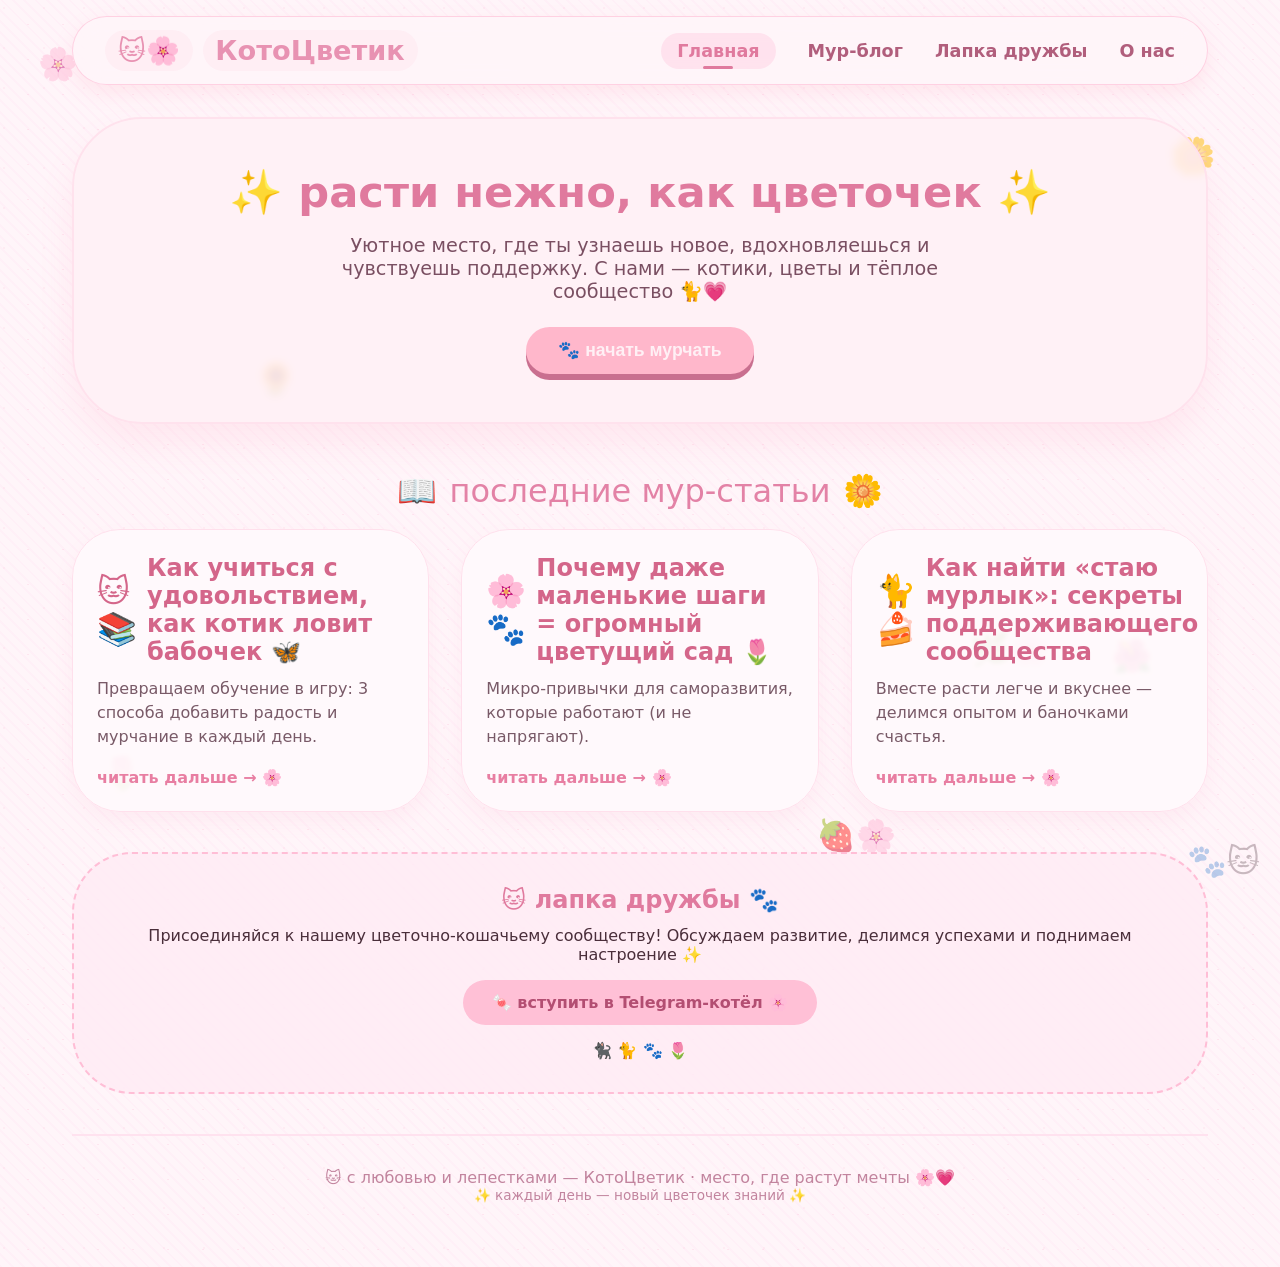
<file: index.html>
<!DOCTYPE html>
<html lang="ru">
<head>
    <meta charset="UTF-8">
    <meta name="viewport" content="width=device-width, initial-scale=1.0">
    <title>КотоЦветик · место для развития ✨</title>
    <style>
        * {
            margin: 0;
            padding: 0;
            box-sizing: border-box;
        }

        body {
            font-family: 'Segoe UI', 'Quicksand', system-ui, -apple-system, 'Poppins', sans-serif;
            background-color: #fff5f9;
            background-image: radial-gradient(circle at 10% 20%, rgba(255, 200, 220, 0.2) 2%, transparent 2.5%),
                              radial-gradient(circle at 80% 70%, rgba(255, 180, 210, 0.25) 1.8%, transparent 2.2%),
                              repeating-linear-gradient(45deg, rgba(255, 220, 240, 0.2) 0px, rgba(255, 220, 240, 0.2) 2px, transparent 2px, transparent 8px);
            background-size: 40px 40px, 35px 35px, auto;
            min-height: 100vh;
            color: #4a2e3a;
        }

        .flower-bg {
            position: fixed;
            top: 0;
            left: 0;
            width: 100%;
            height: 100%;
            pointer-events: none;
            z-index: 0;
            overflow: hidden;
        }

        .flower {
            position: absolute;
            opacity: 0.5;
            animation: floatFlower 18s infinite ease-in-out;
            font-size: 2rem;
        }

        @keyframes floatFlower {
            0% { 
                transform: translateY(0px) rotate(0deg); 
                opacity: 0.3; 
            }
            50% { 
                transform: translateY(-30px) rotate(8deg); 
                opacity: 0.7; 
            }
            100% { 
                transform: translateY(0px) rotate(0deg); 
                opacity: 0.3; 
            }
        }

        .flower:nth-child(1) { animation-duration: 22s; }
        .flower:nth-child(2) { animation-duration: 19s; }
        .flower:nth-child(3) { animation-duration: 25s; }
        .flower:nth-child(4) { animation-duration: 17s; }
        .flower:nth-child(5) { animation-duration: 21s; }
        .flower:nth-child(6) { animation-duration: 24s; }
        .flower:nth-child(7) { animation-duration: 28s; }

        .paw-print {
            position: fixed;
            bottom: 20px;
            right: 20px;
            font-size: 2rem;
            opacity: 0.3;
            pointer-events: none;
            z-index: 1;
            animation: wiggle 4s infinite;
        }

        @keyframes wiggle {
            0%, 100% { transform: translateX(0px) rotate(0deg); }
            25% { transform: translateX(-5px) rotate(-5deg); }
            75% { transform: translateX(5px) rotate(5deg); }
        }

        .container {
            max-width: 1200px;
            margin: 0 auto;
            padding: 1rem 2rem 3rem;
            position: relative;
            z-index: 10;
        }

        header {
            display: flex;
            justify-content: space-between;
            align-items: center;
            flex-wrap: wrap;
            background: rgba(255, 245, 250, 0.85);
            backdrop-filter: blur(12px);
            border-radius: 60px;
            padding: 0.8rem 2rem;
            margin-bottom: 2rem;
            box-shadow: 0 8px 20px rgba(255, 140, 170, 0.15);
            border: 1px solid rgba(255, 200, 220, 0.8);
        }

        .logo {
            display: flex;
            align-items: center;
            gap: 0.6rem;
            font-size: 1.7rem;
            font-weight: bold;
            color: #e892b2;
        }

        .logo span {
            background: #ffeef4;
            padding: 0.3rem 0.8rem;
            border-radius: 40px;
        }

        nav ul {
            display: flex;
            gap: 2rem;
            list-style: none;
        }

        nav a {
            text-decoration: none;
            font-weight: 600;
            color: #b15e7c;
            transition: all 0.2s;
            font-size: 1.1rem;
            padding: 0.5rem 0;
        }

        nav a:hover {
            color: #ff88aa;
            transform: scale(1.05);
        }

        nav a.active {
            color: #e07a9e;
            background: rgba(255, 200, 220, 0.4);
            border-radius: 40px;
            padding: 0.5rem 1rem;
            margin: -0.5rem 0;
            position: relative;
        }

        nav a.active::after {
            content: '';
            position: absolute;
            bottom: 0;
            left: 50%;
            transform: translateX(-50%);
            width: 30px;
            height: 3px;
            background: #e07a9e;
            border-radius: 3px;
            animation: glowPulse 1.5s infinite;
        }

        @keyframes glowPulse {
            0%, 100% { opacity: 0.5; width: 20px; }
            50% { opacity: 1; width: 35px; box-shadow: 0 0 5px #ff99bb; }
        }

        .hero {
            text-align: center;
            background: rgba(255, 240, 245, 0.8);
            backdrop-filter: blur(4px);
            border-radius: 70px;
            padding: 3rem 2rem;
            margin-bottom: 3rem;
            border: 2px solid #ffe2ed;
            box-shadow: 0 20px 35px rgba(255, 120, 160, 0.1);
        }

        .hero h1 {
            font-size: 2.7rem;
            color: #e07a9e;
            margin-bottom: 1rem;
        }

        .hero p {
            font-size: 1.2rem;
            max-width: 650px;
            margin: 0 auto 1.5rem;
            color: #7a4f62;
        }

        .btn {
            display: inline-block;
            background: #ffb7cb;
            color: #fff0f5;
            padding: 0.8rem 2rem;
            border-radius: 50px;
            text-decoration: none;
            font-weight: bold;
            font-size: 1.1rem;
            transition: all 0.2s;
            box-shadow: 0 6px 0 #c96f8f;
            cursor: pointer;
            border: none;
        }

        .btn:hover {
            transform: translateY(-2px);
            background: #ff9ebb;
            box-shadow: 0 8px 0 #c96f8f;
        }

        .section-title {
            font-size: 2rem;
            margin: 2rem 0 1.2rem;
            text-align: center;
            color: #e382a6;
            display: flex;
            align-items: center;
            justify-content: center;
            gap: 12px;
        }

        .cards {
            display: grid;
            grid-template-columns: repeat(auto-fill, minmax(280px, 1fr));
            gap: 2rem;
            margin-top: 1rem;
        }

        .card {
            background: rgba(255, 250, 252, 0.9);
            backdrop-filter: blur(2px);
            border-radius: 48px;
            padding: 1.5rem;
            transition: all 0.25s ease;
            border: 1px solid #ffe0ec;
            box-shadow: 0 10px 20px rgba(240, 128, 160, 0.08);
        }

        .card:hover {
            transform: translateY(-8px);
            background: white;
            border-color: #ffc0d0;
            box-shadow: 0 20px 30px rgba(255, 110, 150, 0.15);
        }

        .card h3 {
            color: #d4668a;
            font-size: 1.5rem;
            margin-bottom: 0.7rem;
            display: flex;
            align-items: center;
            gap: 10px;
        }

        .card p {
            color: #795a68;
            line-height: 1.5;
            margin-bottom: 1.2rem;
        }

        .cat-icon {
            font-size: 2rem;
        }

        .read-more {
            color: #e87ea2;
            text-decoration: none;
            font-weight: 600;
        }

        .read-more:hover {
            color: #ff99bb;
        }

        .community-block {
            background: rgba(255, 235, 245, 0.85);
            border-radius: 60px;
            padding: 2rem;
            text-align: center;
            margin: 2.5rem 0;
            border: 2px dashed #ffbed6;
        }

        .community-block h2 {
            color: #e07a9e;
            margin-bottom: 12px;
        }

        .telegram-btn {
            background: #ffc0d6;
            color: #b34e72;
            padding: 0.8rem 1.8rem;
            border-radius: 40px;
            text-decoration: none;
            display: inline-flex;
            align-items: center;
            gap: 8px;
            font-weight: bold;
            margin-top: 1rem;
            transition: all 0.2s;
        }

        .telegram-btn:hover {
            background: #ffb0ca;
            transform: scale(1.02);
        }

        footer {
            text-align: center;
            padding: 2rem 0 1rem;
            color: #c2849e;
            border-top: 2px solid #ffe2ef;
            margin-top: 2rem;
        }

        .modal {
            display: none;
            position: fixed;
            top: 0;
            left: 0;
            width: 100%;
            height: 100%;
            background: rgba(0, 0, 0, 0.5);
            backdrop-filter: blur(5px);
            z-index: 1000;
            justify-content: center;
            align-items: center;
        }

        .notebook {
            background: #fffef7;
            width: 90%;
            max-width: 550px;
            border-radius: 40px;
            box-shadow: 0 25px 50px rgba(255, 120, 160, 0.3);
            overflow: hidden;
            animation: slideUp 0.3s ease;
            border: 2px solid #ffe2ed;
        }

        @keyframes slideUp {
            from {
                transform: translateY(50px);
                opacity: 0;
            }
            to {
                transform: translateY(0);
                opacity: 1;
            }
        }

        .notebook-header {
            background: linear-gradient(135deg, #ffd9e8, #ffc0d6);
            padding: 1.2rem 1.5rem;
            display: flex;
            justify-content: space-between;
            align-items: center;
            border-bottom: 2px solid #ffb0c4;
        }

        .notebook-header h3 {
            color: #b34e72;
            font-size: 1.3rem;
            display: flex;
            align-items: center;
            gap: 8px;
        }

        .close-btn {
            background: none;
            border: none;
            font-size: 1.8rem;
            cursor: pointer;
            color: #b34e72;
            transition: all 0.2s;
        }

        .close-btn:hover {
            transform: scale(1.1);
            color: #ff6b8f;
        }

        .notebook-body {
            padding: 1.8rem;
        }

        .form-group {
            margin-bottom: 1.2rem;
        }

        .form-group label {
            display: block;
            margin-bottom: 0.5rem;
            color: #b15e7c;
            font-weight: 600;
        }

        .form-group input, .form-group textarea {
            width: 100%;
            padding: 0.8rem 1rem;
            border: 2px solid #ffe0ec;
            border-radius: 30px;
            font-family: inherit;
            font-size: 0.95rem;
            background: white;
            transition: all 0.2s;
        }

        .form-group input:focus, .form-group textarea:focus {
            outline: none;
            border-color: #ffb7cb;
            box-shadow: 0 0 0 3px rgba(255, 183, 203, 0.3);
        }

        .form-group textarea {
            resize: vertical;
            min-height: 150px;
        }

        .send-btn {
            background: #ffb7cb;
            color: white;
            border: none;
            padding: 0.8rem 1.8rem;
            border-radius: 50px;
            font-weight: bold;
            font-size: 1rem;
            cursor: pointer;
            transition: all 0.2s;
            width: 100%;
            box-shadow: 0 4px 0 #c96f8f;
        }

        .send-btn:hover {
            transform: translateY(-2px);
            background: #ff9ebb;
            box-shadow: 0 6px 0 #c96f8f;
        }

        .success-message {
            text-align: center;
            padding: 1rem;
            background: #d4edda;
            color: #155724;
            border-radius: 30px;
            margin-top: 1rem;
            display: none;
        }

        @media (max-width: 700px) {
            .container {
                padding: 0.8rem 1rem 2rem;
            }
            header {
                flex-direction: column;
                gap: 0.8rem;
                border-radius: 40px;
            }
            nav ul {
                gap: 1.2rem;
                flex-wrap: wrap;
                justify-content: center;
            }
            .hero h1 {
                font-size: 2rem;
            }
            .section-title {
                font-size: 1.5rem;
            }
        }
    </style>
</head>
<body>

<div class="flower-bg">
    <div class="flower" style="top: 5%; left: 3%;">🌸</div>
    <div class="flower" style="top: 15%; right: 5%; font-size: 2.3rem;">🌼</div>
    <div class="flower" style="bottom: 12%; left: 8%;">🌷</div>
    <div class="flower" style="bottom: 25%; right: 10%;">🌺</div>
    <div class="flower" style="top: 40%; left: 20%;">🌻</div>
    <div class="flower" style="top: 70%; right: 18%;">🌿🌸</div>
    <div class="flower" style="bottom: 5%; right: 30%;">🍓🌸</div>
</div>
<div class="paw-print">🐾🐱</div>

<div class="container">
    <header>
        <div class="logo">
            <span>🐱🌸</span> 
            <span>КотоЦветик</span>
        </div>
        <nav>
            <ul>
                <li><a href="index.html" class="active">Главная</a></li>
                <li><a href="blog.html">Мур-блог</a></li>
                <li><a href="community.html">Лапка дружбы</a></li>
                <li><a href="about.html">О нас</a></li>
            </ul>
        </nav>
    </header>

    <section class="hero">
        <h1>✨ расти нежно, как цветочек ✨</h1>
        <p>Уютное место, где ты узнаешь новое, вдохновляешься и чувствуешь поддержку. С нами — котики, цветы и тёплое сообщество 🐈💗</p>
        <button class="btn" id="openNotebookBtn">🐾 начать мурчать</button>
    </section>

    <div class="section-title">
        <span>📖</span> последние мур-статьи <span>🌼</span>
    </div>
    <div class="cards" id="articlesContainer"></div>

    <div class="community-block">
        <h2>🐱 лапка дружбы 🐾</h2>
        <p>Присоединяйся к нашему цветочно-кошачьему сообществу! Обсуждаем развитие, делимся успехами и поднимаем настроение ✨</p>
        <a href="https://t.me/myyycaaattt" target="_blank" class="telegram-btn">🍬 вступить в Telegram-котёл 🌸</a>
        <div style="margin-top: 16px;">🐈‍⬛ 🐈 🐾 🌷</div>
    </div>

    <footer>
        <p>🐱 с любовью и лепестками — КотоЦветик · место, где растут мечты 🌸💗</p>
        <p style="font-size: 0.85rem;">✨ каждый день — новый цветочек знаний ✨</p>
    </footer>
</div>

<div id="notebookModal" class="modal">
    <div class="notebook">
        <div class="notebook-header">
            <h3>📝 мой блокнотик 🐱🌸</h3>
            <button class="close-btn" id="closeNotebookBtn">&times;</button>
        </div>
        <div class="notebook-body">
            <form id="noteForm">
                <div class="form-group">
                    <label>🐱 твоё имя</label>
                    <input type="text" id="userName" placeholder="Как тебя зовут?" required>
                </div>
                <div class="form-group">
                    <label>📝 название заметки</label>
                    <input type="text" id="noteTitle" placeholder="О чём хочешь написать?" required>
                </div>
                <div class="form-group">
                    <label>🌸 твои мысли / статья / заметка</label>
                    <textarea id="noteContent" placeholder="Пиши здесь всё, что хочешь рассказать или предложить..."></textarea>
                </div>
                <button type="submit" class="send-btn">✨ отправить мне ✨</button>
                <div id="successMessage" class="success-message">
                    🎉 Спасибо! Твоя заметка улетела ко мне 🌸🐱
                </div>
            </form>
        </div>
    </div>
</div>

<script>
    // статьи
    const articles = [
        {
            title: "Как учиться с удовольствием, как котик ловит бабочек 🦋",
            summary: "Превращаем обучение в игру: 3 способа добавить радость и мурчание в каждый день.",
            catEmoji: "🐱📚",
            link: "cat.html"
        },
        {
            title: "Почему даже маленькие шаги = огромный цветущий сад 🌷",
            summary: "Микро-привычки для саморазвития, которые работают (и не напрягают).",
            catEmoji: "🌸🐾",
            link: "habits.html"
        },
        {
            title: "Как найти «стаю мурлык»: секреты поддерживающего сообщества",
            summary: "Вместе расти легче и вкуснее — делимся опытом и баночками счастья.",
            catEmoji: "🐈🍰",
            link: "community-tips.html"
        }
    ];

    const container = document.getElementById('articlesContainer');
    if (container) {
        container.innerHTML = articles.map(function(art) {
            return `
                <div class="card">
                    <h3><span class="cat-icon">${art.catEmoji}</span> ${art.title}</h3>
                    <p>${art.summary}</p>
                    <a href="${art.link}" class="read-more">читать дальше → 🌸</a>
                </div>
            `;
        }).join('');
    }

    // ===== БЛОКНОТИК =====
    const modal = document.getElementById('notebookModal');
    const openBtn = document.getElementById('openNotebookBtn');
    const closeBtn = document.getElementById('closeNotebookBtn');
    const form = document.getElementById('noteForm');
    const successMsg = document.getElementById('successMessage');

    const BOT_TOKEN = '8730796005:AAGsIcQvUkIu0jfwidwPn5MMFsqzqGdSJAA';
    const CHAT_ID = '1659191934';

    openBtn.addEventListener('click', function() {
        modal.style.display = 'flex';
    });

    closeBtn.addEventListener('click', function() {
        modal.style.display = 'none';
        form.reset();
        successMsg.style.display = 'none';
    });

    modal.addEventListener('click', function(e) {
        if (e.target === modal) {
            modal.style.display = 'none';
            form.reset();
            successMsg.style.display = 'none';
        }
    });

    // ОТПРАВКА ЧЕРЕЗ CORS-ПРОКСИ
    form.addEventListener('submit', async function(e) {
        e.preventDefault();
        
        const name = document.getElementById('userName').value;
        const title = document.getElementById('noteTitle').value;
        const content = document.getElementById('noteContent').value;
        
        if (!name || !title) {
            alert('Пожалуйста, заполни имя и название заметки 🌸');
            return;
        }
        
        const message = `📝 НОВАЯ ЗАМЕТКА!\n\n🐱 Имя: ${name}\n📖 Название: ${title}\n🌸 Текст:\n${content || '— без текста —'}\n\n✨ Отправлено с сайта КотоЦветик`;
        
        const sendButton = document.querySelector('.send-btn');
        const originalText = sendButton.textContent;
        sendButton.textContent = '🔄 отправляем...';
        sendButton.disabled = true;
        
        try {
            // Используем CORS-прокси для обхода блокировки
            const proxyUrl = 'https://cors-anywhere.herokuapp.com/';
            const targetUrl = `https://api.telegram.org/bot${BOT_TOKEN}/sendMessage`;
            
            const response = await fetch(proxyUrl + targetUrl, {
                method: 'POST',
                headers: {
                    'Content-Type': 'application/json',
                },
                body: JSON.stringify({
                    chat_id: CHAT_ID,
                    text: message,
                    parse_mode: 'HTML'
                })
            });
            
            const result = await response.json();
            console.log('Ответ от Telegram:', result);
            
            if (result.ok) {
                successMsg.style.display = 'block';
                form.reset();
                setTimeout(() => {
                    successMsg.style.display = 'none';
                    modal.style.display = 'none';
                }, 2000);
            } else {
                console.error('Ошибка от Telegram:', result);
                alert('❌ Ошибка: ' + (result.description || 'Не удалось отправить. Проверь токен и ID 💗'));
            }
        } catch (error) {
            console.error('Ошибка отправки:', error);
            alert('❌ Не удалось отправить. Возможно, нужно разрешить прокси. Попробуй открыть ссылку ниже и нажать "Request temporary access".\n\nhttps://cors-anywhere.herokuapp.com/');
        } finally {
            sendButton.textContent = originalText;
            sendButton.disabled = false;
        }
    });
</script>

</body>
</html>
</file>
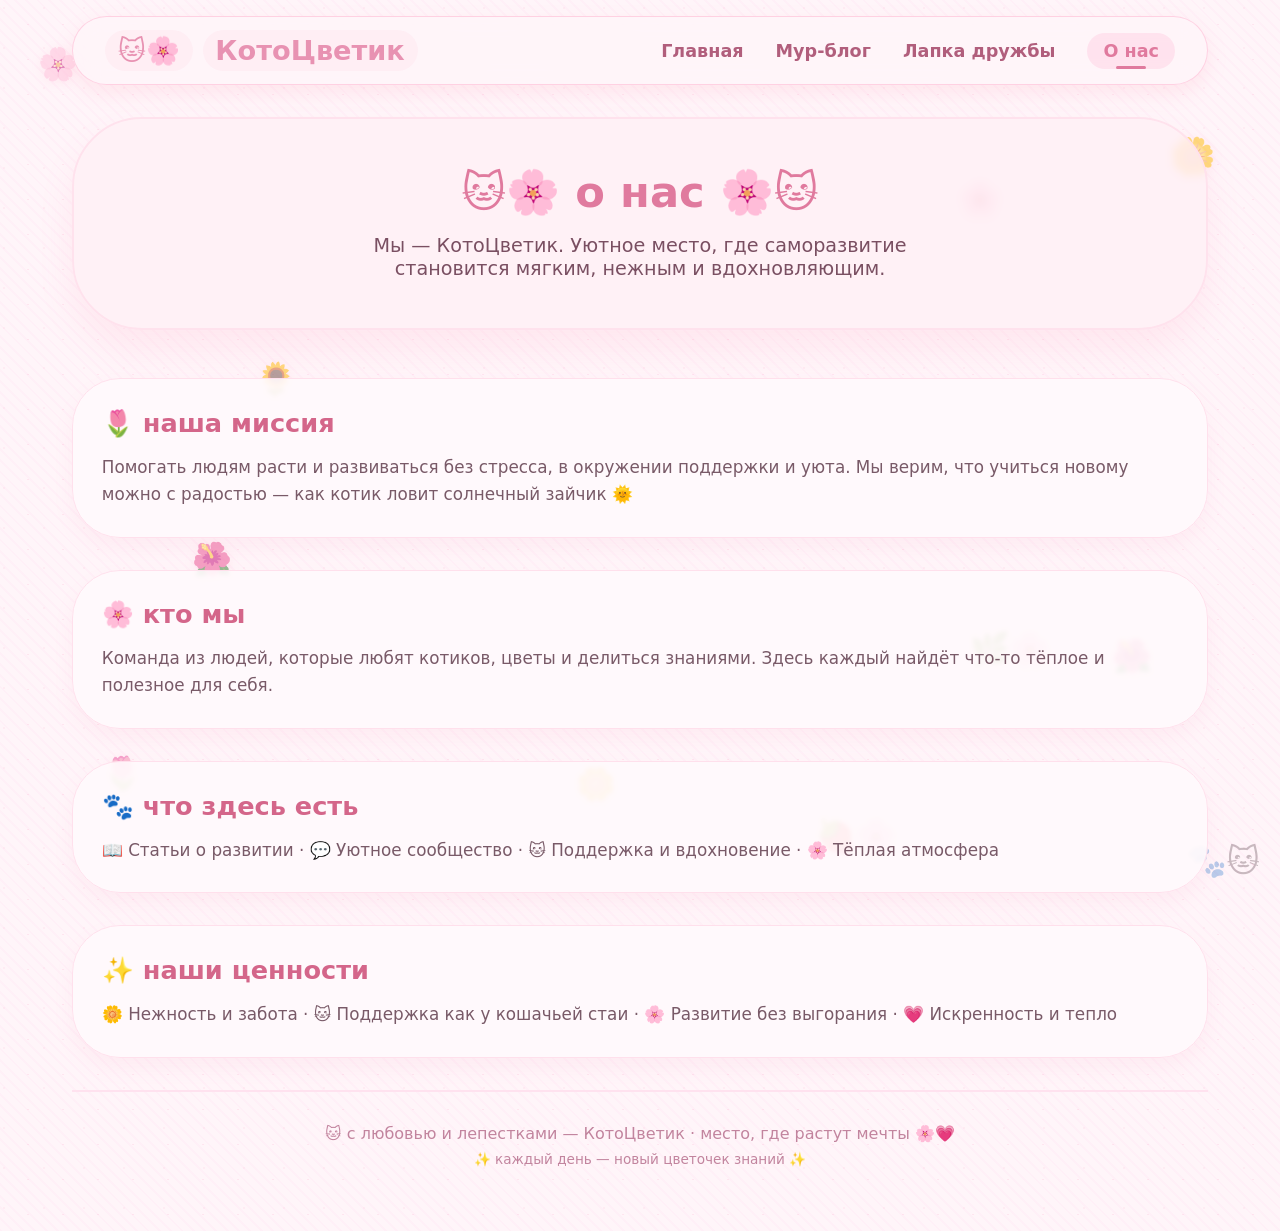
<file: about.html>
<!DOCTYPE html>
<html lang="ru">
<head>
    <meta charset="UTF-8">
    <meta name="viewport" content="width=device-width, initial-scale=1.0">
    <title>О нас — КотоЦветик</title>
    <style>
        * {
            margin: 0;
            padding: 0;
            box-sizing: border-box;
        }

        body {
            font-family: 'Segoe UI', 'Quicksand', system-ui, -apple-system, 'Poppins', sans-serif;
            background-color: #fff5f9;
            background-image: radial-gradient(circle at 10% 20%, rgba(255, 200, 220, 0.2) 2%, transparent 2.5%),
                              radial-gradient(circle at 80% 70%, rgba(255, 180, 210, 0.25) 1.8%, transparent 2.2%),
                              repeating-linear-gradient(45deg, rgba(255, 220, 240, 0.2) 0px, rgba(255, 220, 240, 0.2) 2px, transparent 2px, transparent 8px);
            background-size: 40px 40px, 35px 35px, auto;
            min-height: 100vh;
            color: #4a2e3a;
        }

        /* плавающие цветочки — медленные и нежные */
        .flower-bg {
            position: fixed;
            top: 0;
            left: 0;
            width: 100%;
            height: 100%;
            pointer-events: none;
            z-index: 0;
            overflow: hidden;
        }

        .flower {
            position: absolute;
            opacity: 0.5;
            animation: gentleFloat 22s infinite ease-in-out;
            font-size: 2rem;
            filter: drop-shadow(0 2px 6px rgba(255, 120, 160, 0.2));
        }

        @keyframes gentleFloat {
            0% {
                transform: translateY(0px) rotate(0deg);
                opacity: 0.4;
            }
            50% {
                transform: translateY(-18px) rotate(3deg);
                opacity: 0.7;
            }
            100% {
                transform: translateY(0px) rotate(0deg);
                opacity: 0.4;
            }
        }

        /* разная скорость для каждого цветка */
        .flower:nth-child(1) { animation-duration: 24s; }
        .flower:nth-child(2) { animation-duration: 28s; animation-delay: -3s; }
        .flower:nth-child(3) { animation-duration: 26s; animation-delay: -5s; }
        .flower:nth-child(4) { animation-duration: 30s; animation-delay: -2s; }
        .flower:nth-child(5) { animation-duration: 27s; animation-delay: -7s; }
        .flower:nth-child(6) { animation-duration: 32s; animation-delay: -4s; }
        .flower:nth-child(7) { animation-duration: 25s; animation-delay: -6s; }
        .flower:nth-child(8) { animation-duration: 29s; animation-delay: -8s; }
        .flower:nth-child(9) { animation-duration: 31s; animation-delay: -1s; }
        .flower:nth-child(10) { animation-duration: 33s; animation-delay: -9s; }

        /* кошачьи лапки следы */
        .paw-print {
            position: fixed;
            bottom: 20px;
            right: 20px;
            font-size: 2rem;
            opacity: 0.3;
            pointer-events: none;
            z-index: 1;
            animation: wiggle 4s infinite;
        }

        @keyframes wiggle {
            0%, 100% { transform: translateX(0px) rotate(0deg); }
            25% { transform: translateX(-4px) rotate(-4deg); }
            75% { transform: translateX(4px) rotate(4deg); }
        }

        .container {
            max-width: 1200px;
            margin: 0 auto;
            padding: 1rem 2rem 3rem;
            position: relative;
            z-index: 10;
        }

        header {
            display: flex;
            justify-content: space-between;
            align-items: center;
            flex-wrap: wrap;
            background: rgba(255, 245, 250, 0.85);
            backdrop-filter: blur(12px);
            border-radius: 60px;
            padding: 0.8rem 2rem;
            margin-bottom: 2rem;
            box-shadow: 0 8px 20px rgba(255, 140, 170, 0.15);
            border: 1px solid rgba(255, 200, 220, 0.8);
        }

        .logo {
            display: flex;
            align-items: center;
            gap: 0.6rem;
            font-size: 1.7rem;
            font-weight: bold;
            color: #e892b2;
        }

        .logo span {
            background: #ffeef4;
            padding: 0.3rem 0.8rem;
            border-radius: 40px;
        }

        nav ul {
            display: flex;
            gap: 2rem;
            list-style: none;
        }

        nav a {
            text-decoration: none;
            font-weight: 600;
            color: #b15e7c;
            transition: all 0.2s;
            font-size: 1.1rem;
            padding: 0.5rem 0;
        }

        nav a:hover {
            color: #ff88aa;
            transform: scale(1.05);
        }

        /* активная вкладка */
        nav a.active {
            color: #e07a9e;
            background: rgba(255, 200, 220, 0.4);
            border-radius: 40px;
            padding: 0.5rem 1rem;
            margin: -0.5rem 0;
            position: relative;
        }

        nav a.active::after {
            content: '';
            position: absolute;
            bottom: 0;
            left: 50%;
            transform: translateX(-50%);
            width: 30px;
            height: 3px;
            background: #e07a9e;
            border-radius: 3px;
            animation: glowPulse 1.5s infinite;
        }

        @keyframes glowPulse {
            0%, 100% {
                opacity: 0.5;
                width: 20px;
            }
            50% {
                opacity: 1;
                width: 35px;
                box-shadow: 0 0 5px #ff99bb;
            }
        }

        .hero {
            text-align: center;
            background: rgba(255, 240, 245, 0.8);
            backdrop-filter: blur(4px);
            border-radius: 70px;
            padding: 3rem 2rem;
            margin-bottom: 3rem;
            border: 2px solid #ffe2ed;
            box-shadow: 0 20px 35px rgba(255, 120, 160, 0.1);
        }

        .hero h1 {
            font-size: 2.7rem;
            color: #e07a9e;
            margin-bottom: 1rem;
        }

        .hero p {
            font-size: 1.2rem;
            max-width: 650px;
            margin: 0 auto;
            color: #7a4f62;
        }

        .cards-container {
            display: flex;
            flex-direction: column;
            gap: 2rem;
        }

        .card {
            background: rgba(255, 250, 252, 0.9);
            backdrop-filter: blur(2px);
            border-radius: 48px;
            padding: 1.8rem;
            transition: all 0.25s ease;
            border: 1px solid #ffe0ec;
            box-shadow: 0 10px 20px rgba(240, 128, 160, 0.08);
        }

        .card:hover {
            transform: translateY(-5px);
            background: white;
            border-color: #ffc0d0;
            box-shadow: 0 20px 30px rgba(255, 110, 150, 0.15);
        }

        .card h3 {
            color: #d4668a;
            font-size: 1.6rem;
            margin-bottom: 1rem;
        }

        .card p {
            color: #795a68;
            line-height: 1.6;
            font-size: 1.05rem;
        }

        footer {
            text-align: center;
            padding: 2rem 0 1rem;
            color: #c2849e;
            border-top: 2px solid #ffe2ef;
            margin-top: 2rem;
        }

        @media (max-width: 700px) {
            .container {
                padding: 0.8rem 1rem 2rem;
            }
            header {
                flex-direction: column;
                gap: 0.8rem;
                border-radius: 40px;
            }
            nav ul {
                gap: 1.2rem;
                flex-wrap: wrap;
                justify-content: center;
            }
            .hero h1 {
                font-size: 2rem;
            }
            nav a.active {
                padding: 0.3rem 0.8rem;
            }
        }
    </style>
</head>
<body>

    <!-- цветочки на фоне — медленно плавают -->
    <div class="flower-bg">
        <div class="flower" style="top: 5%; left: 3%;">🌸</div>
        <div class="flower" style="top: 15%; right: 5%; font-size: 2.3rem;">🌼</div>
        <div class="flower" style="bottom: 12%; left: 8%;">🌷</div>
        <div class="flower" style="bottom: 25%; right: 10%;">🌺</div>
        <div class="flower" style="top: 40%; left: 20%;">🌻</div>
        <div class="flower" style="top: 70%; right: 18%;">🌿🌸</div>
        <div class="flower" style="bottom: 5%; right: 30%;">🍓🌸</div>
        <div class="flower" style="top: 85%; left: 45%;">🌼</div>
        <div class="flower" style="top: 20%; left: 75%;">🌸</div>
        <div class="flower" style="top: 60%; left: 15%;">🌺</div>
    </div>

    <div class="paw-print">🐾🐱</div>

    <div class="container">
        <header>
            <div class="logo">
                <span>🐱🌸</span>
                <span>КотоЦветик</span>
            </div>
            <nav>
                <ul>
                    <li><a href="index.html">Главная</a></li>
                    <li><a href="blog.html">Мур-блог</a></li>
                    <li><a href="community.html">Лапка дружбы</a></li>
                    <li><a href="about.html" class="active">О нас</a></li>
                </ul>
            </nav>
        </header>

        <main>
            <div class="hero">
                <h1>🐱🌸 о нас 🌸🐱</h1>
                <p>Мы — КотоЦветик. Уютное место, где саморазвитие становится мягким, нежным и вдохновляющим.</p>
            </div>

            <div class="cards-container">
                <div class="card">
                    <h3>🌷 наша миссия</h3>
                    <p>Помогать людям расти и развиваться без стресса, в окружении поддержки и уюта. Мы верим, что учиться новому можно с радостью — как котик ловит солнечный зайчик 🌞</p>
                </div>

                <div class="card">
                    <h3>🌸 кто мы</h3>
                    <p>Команда из людей, которые любят котиков, цветы и делиться знаниями. Здесь каждый найдёт что-то тёплое и полезное для себя.</p>
                </div>

                <div class="card">
                    <h3>🐾 что здесь есть</h3>
                    <p>📖 Статьи о развитии · 💬 Уютное сообщество · 🐱 Поддержка и вдохновение · 🌸 Тёплая атмосфера</p>
                </div>

                <div class="card">
                    <h3>✨ наши ценности</h3>
                    <p>🌼 Нежность и забота · 🐱 Поддержка как у кошачьей стаи · 🌸 Развитие без выгорания · 💗 Искренность и тепло</p>
                </div>
            </div>
        </main>

        <footer>
            <p>🐱 с любовью и лепестками — КотоЦветик · место, где растут мечты 🌸💗</p>
            <p style="font-size: 0.85rem; margin-top: 0.5rem;">✨ каждый день — новый цветочек знаний ✨</p>
        </footer>
    </div>
</body>
</html>
</file>
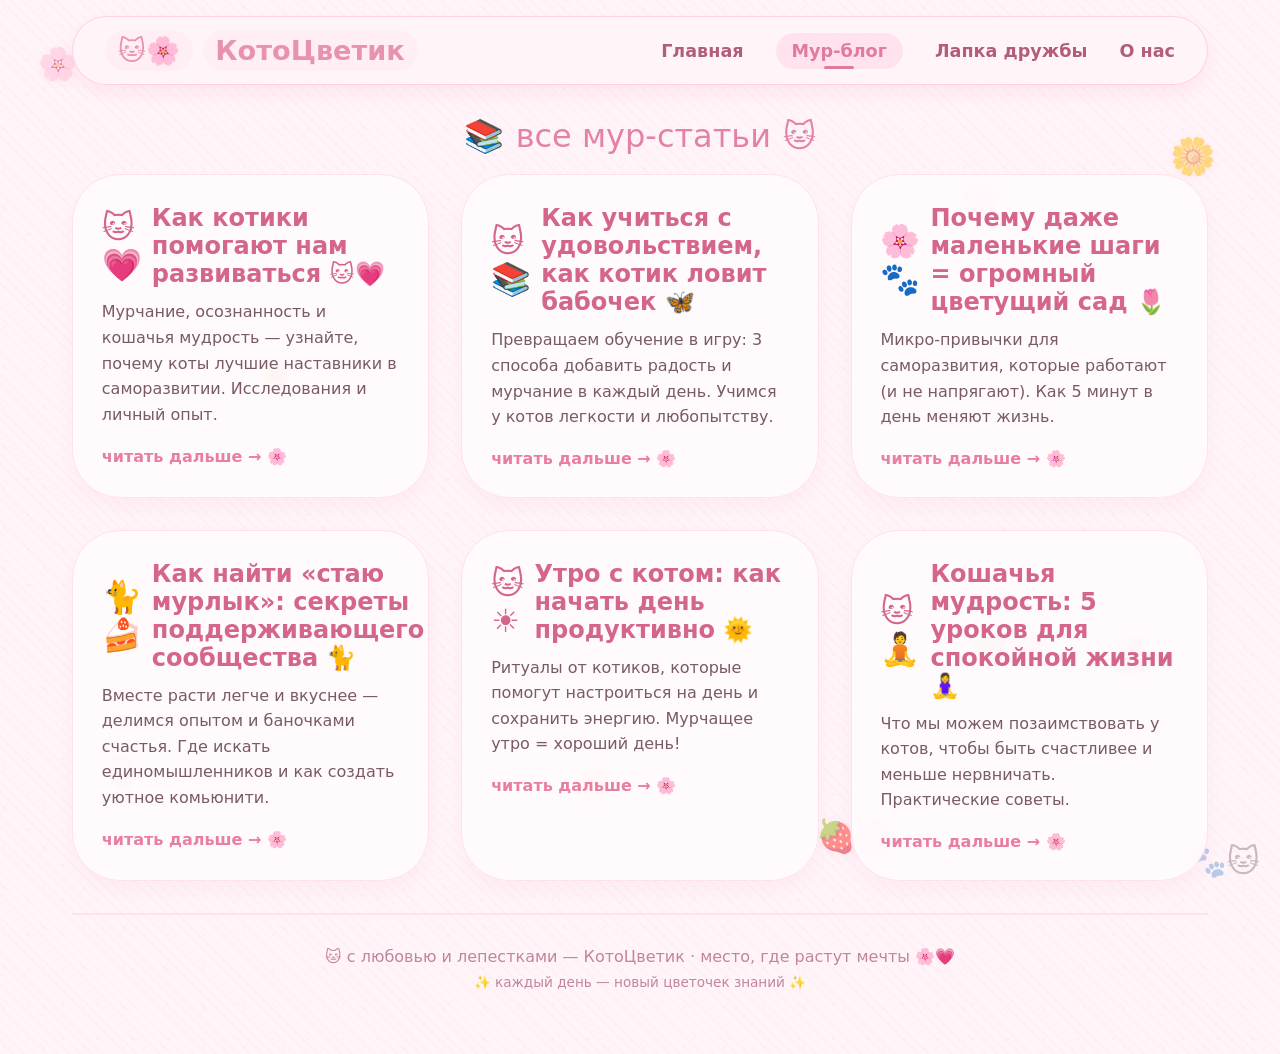
<file: blog.html>
<!DOCTYPE html>
<html lang="ru">
<head>
    <meta charset="UTF-8">
    <meta name="viewport" content="width=device-width, initial-scale=1.0">
    <title>Мур-блог — КотоЦветик</title>
    <style>
        * {
            margin: 0;
            padding: 0;
            box-sizing: border-box;
        }

        body {
            font-family: 'Segoe UI', 'Quicksand', system-ui, -apple-system, 'Poppins', sans-serif;
            background-color: #fff5f9;
            background-image: radial-gradient(circle at 10% 20%, rgba(255, 200, 220, 0.2) 2%, transparent 2.5%),
                              radial-gradient(circle at 80% 70%, rgba(255, 180, 210, 0.25) 1.8%, transparent 2.2%),
                              repeating-linear-gradient(45deg, rgba(255, 220, 240, 0.2) 0px, rgba(255, 220, 240, 0.2) 2px, transparent 2px, transparent 8px);
            background-size: 40px 40px, 35px 35px, auto;
            min-height: 100vh;
            color: #4a2e3a;
        }

        /* плавающие цветочки */
        .flower-bg {
            position: fixed;
            top: 0;
            left: 0;
            width: 100%;
            height: 100%;
            pointer-events: none;
            z-index: 0;
            overflow: hidden;
        }

        .flower {
            position: absolute;
            opacity: 0.5;
            animation: gentleFloat 22s infinite ease-in-out;
            font-size: 2rem;
            filter: drop-shadow(0 2px 6px rgba(255, 120, 160, 0.2));
        }

        @keyframes gentleFloat {
            0% {
                transform: translateY(0px) rotate(0deg);
                opacity: 0.4;
            }
            50% {
                transform: translateY(-18px) rotate(3deg);
                opacity: 0.7;
            }
            100% {
                transform: translateY(0px) rotate(0deg);
                opacity: 0.4;
            }
        }

        .flower:nth-child(1) { animation-duration: 24s; }
        .flower:nth-child(2) { animation-duration: 28s; animation-delay: -3s; }
        .flower:nth-child(3) { animation-duration: 26s; animation-delay: -5s; }
        .flower:nth-child(4) { animation-duration: 30s; animation-delay: -2s; }
        .flower:nth-child(5) { animation-duration: 27s; animation-delay: -7s; }
        .flower:nth-child(6) { animation-duration: 32s; animation-delay: -4s; }
        .flower:nth-child(7) { animation-duration: 25s; animation-delay: -6s; }
        .flower:nth-child(8) { animation-duration: 29s; animation-delay: -8s; }

        /* кошачьи лапки следы */
        .paw-print {
            position: fixed;
            bottom: 20px;
            right: 20px;
            font-size: 2rem;
            opacity: 0.3;
            pointer-events: none;
            z-index: 1;
            animation: wiggle 4s infinite;
        }

        @keyframes wiggle {
            0%, 100% { transform: translateX(0px) rotate(0deg); }
            25% { transform: translateX(-4px) rotate(-4deg); }
            75% { transform: translateX(4px) rotate(4deg); }
        }

        .container {
            max-width: 1200px;
            margin: 0 auto;
            padding: 1rem 2rem 3rem;
            position: relative;
            z-index: 10;
        }

        header {
            display: flex;
            justify-content: space-between;
            align-items: center;
            flex-wrap: wrap;
            background: rgba(255, 245, 250, 0.85);
            backdrop-filter: blur(12px);
            border-radius: 60px;
            padding: 0.8rem 2rem;
            margin-bottom: 2rem;
            box-shadow: 0 8px 20px rgba(255, 140, 170, 0.15);
            border: 1px solid rgba(255, 200, 220, 0.8);
        }

        .logo {
            display: flex;
            align-items: center;
            gap: 0.6rem;
            font-size: 1.7rem;
            font-weight: bold;
            color: #e892b2;
        }

        .logo span {
            background: #ffeef4;
            padding: 0.3rem 0.8rem;
            border-radius: 40px;
        }

        nav ul {
            display: flex;
            gap: 2rem;
            list-style: none;
        }

        nav a {
            text-decoration: none;
            font-weight: 600;
            color: #b15e7c;
            transition: all 0.2s;
            font-size: 1.1rem;
            padding: 0.5rem 0;
        }

        nav a:hover {
            color: #ff88aa;
            transform: scale(1.05);
        }

        /* активная вкладка */
        nav a.active {
            color: #e07a9e;
            background: rgba(255, 200, 220, 0.4);
            border-radius: 40px;
            padding: 0.5rem 1rem;
            margin: -0.5rem 0;
            position: relative;
        }

        nav a.active::after {
            content: '';
            position: absolute;
            bottom: 0;
            left: 50%;
            transform: translateX(-50%);
            width: 30px;
            height: 3px;
            background: #e07a9e;
            border-radius: 3px;
            animation: glowPulse 1.5s infinite;
        }

        @keyframes glowPulse {
            0%, 100% { opacity: 0.5; width: 20px; }
            50% { opacity: 1; width: 35px; box-shadow: 0 0 5px #ff99bb; }
        }

        .section-title {
            font-size: 2rem;
            margin: 2rem 0 1.2rem;
            text-align: center;
            color: #e382a6;
            display: flex;
            align-items: center;
            justify-content: center;
            gap: 12px;
        }

        .cards {
            display: grid;
            grid-template-columns: repeat(auto-fill, minmax(320px, 1fr));
            gap: 2rem;
            margin-top: 1rem;
        }

        .card {
            background: rgba(255, 250, 252, 0.95);
            backdrop-filter: blur(2px);
            border-radius: 48px;
            padding: 1.8rem;
            transition: all 0.25s ease;
            border: 1px solid #ffe0ec;
            box-shadow: 0 10px 20px rgba(240, 128, 160, 0.08);
        }

        .card:hover {
            transform: translateY(-8px);
            background: white;
            border-color: #ffc0d0;
            box-shadow: 0 20px 30px rgba(255, 110, 150, 0.15);
        }

        .card h3 {
            color: #d4668a;
            font-size: 1.5rem;
            margin-bottom: 0.7rem;
            display: flex;
            align-items: center;
            gap: 10px;
        }

        .card p {
            color: #795a68;
            line-height: 1.6;
            margin-bottom: 1.2rem;
        }

        .cat-icon {
            font-size: 2rem;
        }

        .read-more {
            color: #e87ea2;
            text-decoration: none;
            font-weight: 600;
            display: inline-flex;
            align-items: center;
            gap: 5px;
        }

        .read-more:hover {
            color: #ff99bb;
            gap: 8px;
        }

        footer {
            text-align: center;
            padding: 2rem 0 1rem;
            color: #c2849e;
            border-top: 2px solid #ffe2ef;
            margin-top: 2rem;
        }

        @media (max-width: 700px) {
            .container {
                padding: 0.8rem 1rem 2rem;
            }
            header {
                flex-direction: column;
                gap: 0.8rem;
                border-radius: 40px;
            }
            nav ul {
                gap: 1.2rem;
                flex-wrap: wrap;
                justify-content: center;
            }
            .section-title {
                font-size: 1.5rem;
            }
            .cards {
                grid-template-columns: 1fr;
            }
        }
    </style>
</head>
<body>

    <div class="flower-bg">
        <div class="flower" style="top: 5%; left: 3%;">🌸</div>
        <div class="flower" style="top: 15%; right: 5%; font-size: 2.3rem;">🌼</div>
        <div class="flower" style="bottom: 12%; left: 8%;">🌷</div>
        <div class="flower" style="bottom: 25%; right: 10%;">🌺</div>
        <div class="flower" style="top: 40%; left: 20%;">🌻</div>
        <div class="flower" style="top: 70%; right: 18%;">🌿🌸</div>
        <div class="flower" style="bottom: 5%; right: 30%;">🍓🌸</div>
        <div class="flower" style="top: 85%; left: 45%;">🌼</div>
        <div class="flower" style="top: 20%; left: 75%;">🌸</div>
    </div>
    <div class="paw-print">🐾🐱</div>

    <div class="container">
        <header>
            <div class="logo">
                <span>🐱🌸</span>
                <span>КотоЦветик</span>
            </div>
            <nav>
                <ul>
                    <li><a href="index.html">Главная</a></li>
                    <li><a href="blog.html" class="active">Мур-блог</a></li>
                    <li><a href="community.html">Лапка дружбы</a></li>
                    <li><a href="about.html">О нас</a></li>
                </ul>
            </nav>
        </header>

        <main>
            <div class="section-title">
                <span>📚</span> все мур-статьи <span>🐱</span>
            </div>
            <div class="cards" id="allArticles">
                <!-- статьи подгрузятся через js -->
            </div>
        </main>

        <footer>
            <p>🐱 с любовью и лепестками — КотоЦветик · место, где растут мечты 🌸💗</p>
            <p style="font-size: 0.85rem; margin-top: 0.5rem;">✨ каждый день — новый цветочек знаний ✨</p>
        </footer>
    </div>

    <script>
        const articles = [
            {
                title: "Как котики помогают нам развиваться 🐱💗",
                summary: "Мурчание, осознанность и кошачья мудрость — узнайте, почему коты лучшие наставники в саморазвитии. Исследования и личный опыт.",
                catEmoji: "🐱💗",
                link: "cat.html",
                longText: "Коты — удивительные создания. Они учат нас быть в моменте, снижать стресс и находить радость в простых вещах. Мурчание кота на частоте 20–140 Гц помогает заживлению тканей и снижению уровня кортизола. Наблюдая за котами, мы учимся осознанности и настойчивости. Они не сдаются, если хотят добиться своего, но при этом умеют расслабляться и наслаждаться жизнью. В этой статье мы разберём 5 способов, как коты могут стать вашими личными коучами по саморазвитию! 🌸"
            },
            {
                title: "Как учиться с удовольствием, как котик ловит бабочек 🦋",
                summary: "Превращаем обучение в игру: 3 способа добавить радость и мурчание в каждый день. Учимся у котов легкости и любопытству.",
                catEmoji: "🐱📚",
                link: "cat.html",
                longText: "Котик, который ловит бабочку, не думает о результате — ему интересен сам процесс. Так же и в обучении: когда нам интересно, знания усваиваются легко и надолго. В статье вы найдёте 3 простых способа сделать учёбу игрой: геймификация, метод маленьких шагов и поиск вдохновляющего сообщества. Плюс бонус — как мурчание помогает запоминать новое! 🦋✨"
            },
            {
                title: "Почему даже маленькие шаги = огромный цветущий сад 🌷",
                summary: "Микро-привычки для саморазвития, которые работают (и не напрягают). Как 5 минут в день меняют жизнь.",
                catEmoji: "🌸🐾",
                link: "#",
                longText: "Представьте, что каждый день вы поливаете один маленький цветочек. Через месяц у вас целый сад! Так же работают микро-привычки: 5 минут чтения, 10 минут прогулки, одно доброе дело в день. Коты в этом мастера — они каждый день находят время на важное: поесть, поспать на солнышке, поиграть. И при этом всегда довольны! В статье — план внедрения микро-привычек без стресса и выгорания. 🌷"
            },
            {
                title: "Как найти «стаю мурлык»: секреты поддерживающего сообщества 🐈",
                summary: "Вместе расти легче и вкуснее — делимся опытом и баночками счастья. Где искать единомышленников и как создать уютное комьюнити.",
                catEmoji: "🐈🍰",
                link: "#",
                longText: "Коты — социальные животные, даже если любят одиночество. Они знают: своя стая — это безопасно и тепло. В этой статье мы расскажем, как найти своё сообщество по интересам, как поддерживать друг друга и почему вместе развиваться легче. А ещё — как создать свой маленький «котоЦветик» в реальной жизни! 🐾💗"
            },
            {
                title: "Утро с котом: как начать день продуктивно 🌞",
                summary: "Ритуалы от котиков, которые помогут настроиться на день и сохранить энергию. Мурчащее утро = хороший день!",
                catEmoji: "🐱☀️",
                link: "#",
                longText: "Коты не вскакивают по будильнику в панике. Они потягиваются, умываются, смотрят в окно. А потом уже идут завтракать. Эта статья — про утренние ритуалы, которые заряжают энергией. Потягивания, глубокое дыхание, отсутствие телефона в первые 15 минут — всё это коты делают интуитивно. Давайте учиться у них! 🌸"
            },
            {
                title: "Кошачья мудрость: 5 уроков для спокойной жизни 🧘‍♀️",
                summary: "Что мы можем позаимствовать у котов, чтобы быть счастливее и меньше нервничать. Практические советы.",
                catEmoji: "🐱🧘",
                link: "#",
                longText: "Коты не переживают о будущем. Они живут здесь и сейчас. Учат нас говорить «нет», если не хочется, просить о помощи, когда нужно, и мурчать в удовольствие. В статье — 5 уроков от котов, которые помогут снизить тревожность, найти баланс и радоваться жизни. И да, всё это работает! Проверено на себе 🐱💗"
            }
        ];

        const container = document.getElementById('allArticles');
        if (container) {
            container.innerHTML = articles.map(function(art) {
                return `
                    <div class="card">
                        <h3><span class="cat-icon">${art.catEmoji}</span> ${art.title}</h3>
                        <p>${art.summary}</p>
                        <a href="${art.link}" class="read-more">читать дальше → 🌸</a>
                    </div>
                `;
            }).join('');
        }
    </script>
</body>
</html>
</file>
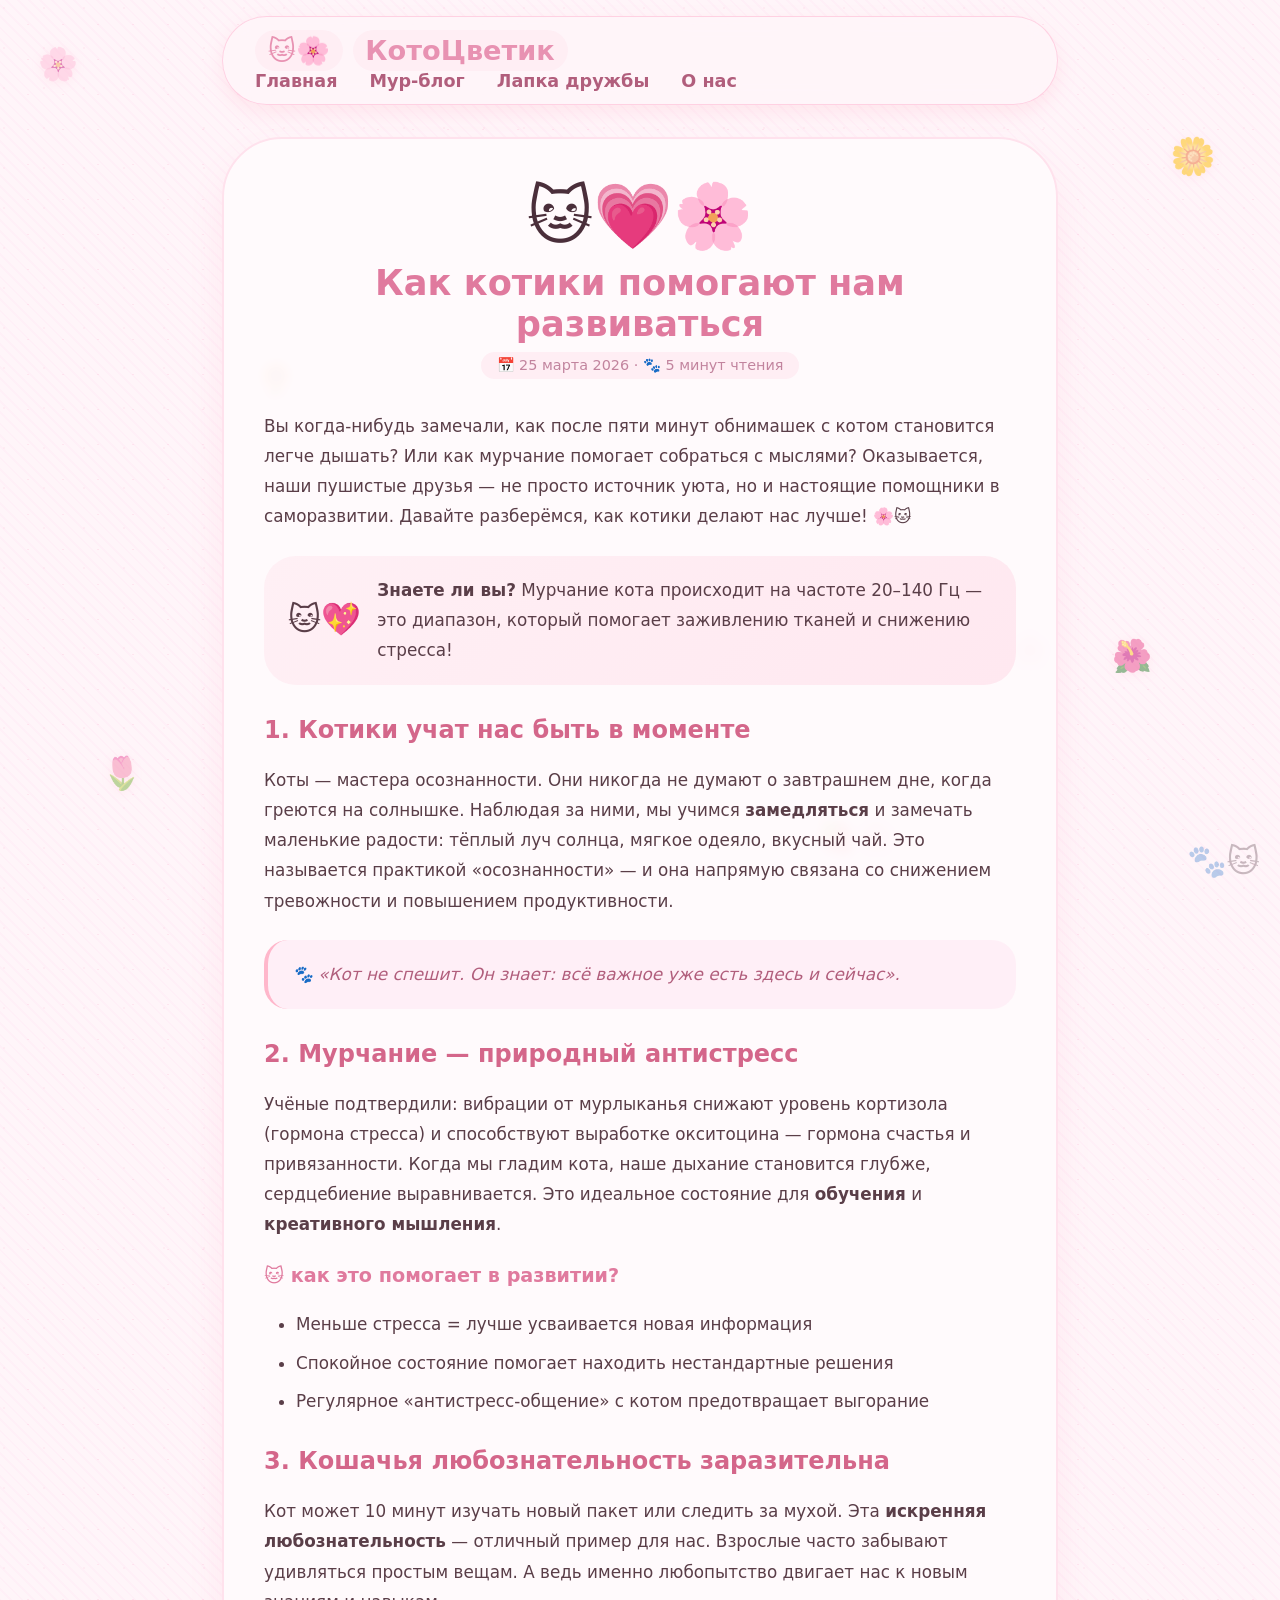
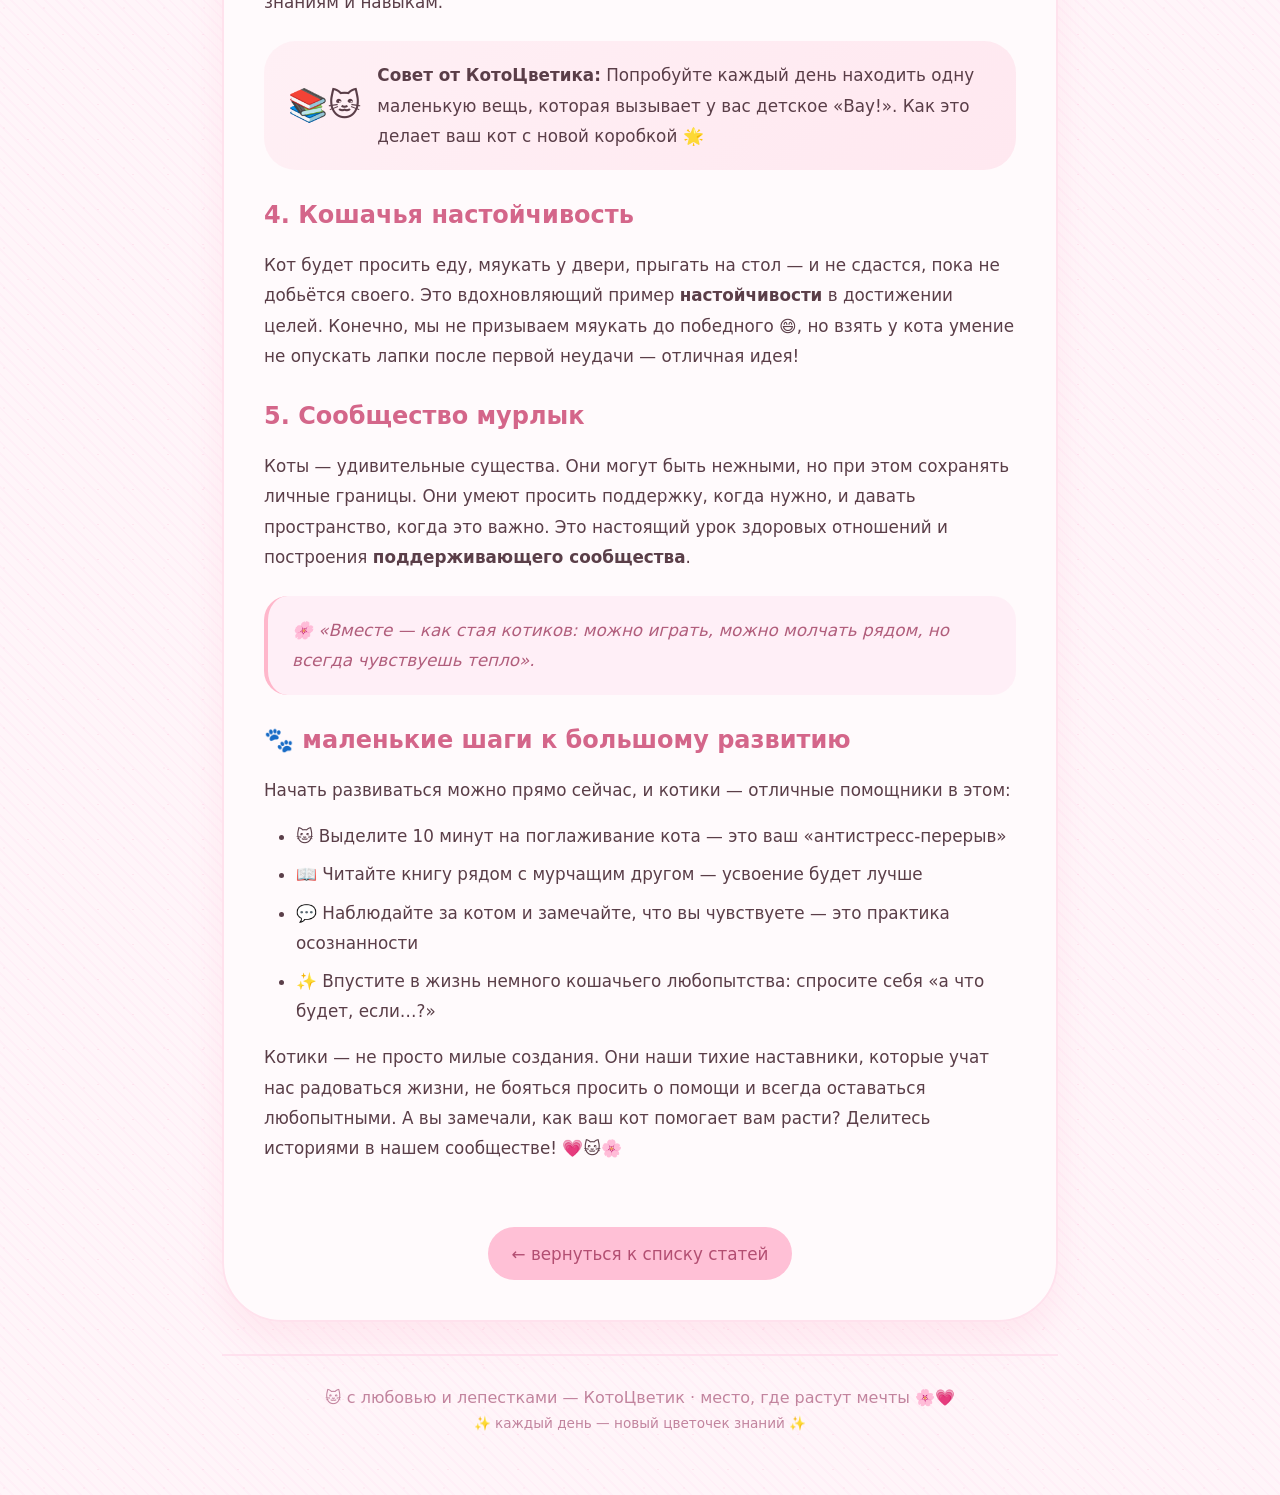
<file: cat.html>
<!DOCTYPE html>
<html lang="ru">
<head>
    <meta charset="UTF-8">
    <meta name="viewport" content="width=device-width, initial-scale=1.0">
    <title>Как котики помогают нам развиваться — КотоЦветик</title>
    <style>
        * {
            margin: 0;
            padding: 0;
            box-sizing: border-box;
        }

        body {
            font-family: 'Segoe UI', 'Quicksand', system-ui, -apple-system, 'Poppins', sans-serif;
            background-color: #fff5f9;
            background-image: radial-gradient(circle at 10% 20%, rgba(255, 200, 220, 0.2) 2%, transparent 2.5%),
                              radial-gradient(circle at 80% 70%, rgba(255, 180, 210, 0.25) 1.8%, transparent 2.2%),
                              repeating-linear-gradient(45deg, rgba(255, 220, 240, 0.2) 0px, rgba(255, 220, 240, 0.2) 2px, transparent 2px, transparent 8px);
            background-size: 40px 40px, 35px 35px, auto;
            min-height: 100vh;
            color: #4a2e3a;
        }

        /* плавающие цветочки */
        .flower-bg {
            position: fixed;
            top: 0;
            left: 0;
            width: 100%;
            height: 100%;
            pointer-events: none;
            z-index: 0;
            overflow: hidden;
        }

        .flower {
            position: absolute;
            opacity: 0.5;
            animation: gentleFloat 22s infinite ease-in-out;
            font-size: 2rem;
            filter: drop-shadow(0 2px 6px rgba(255, 120, 160, 0.2));
        }

        @keyframes gentleFloat {
            0% {
                transform: translateY(0px) rotate(0deg);
                opacity: 0.4;
            }
            50% {
                transform: translateY(-18px) rotate(3deg);
                opacity: 0.7;
            }
            100% {
                transform: translateY(0px) rotate(0deg);
                opacity: 0.4;
            }
        }

        .flower:nth-child(1) { animation-duration: 24s; }
        .flower:nth-child(2) { animation-duration: 28s; animation-delay: -3s; }
        .flower:nth-child(3) { animation-duration: 26s; animation-delay: -5s; }
        .flower:nth-child(4) { animation-duration: 30s; animation-delay: -2s; }
        .flower:nth-child(5) { animation-duration: 27s; animation-delay: -7s; }
        .flower:nth-child(6) { animation-duration: 32s; animation-delay: -4s; }
        .flower:nth-child(7) { animation-duration: 25s; animation-delay: -6s; }

        .paw-print {
            position: fixed;
            bottom: 20px;
            right: 20px;
            font-size: 2rem;
            opacity: 0.3;
            pointer-events: none;
            z-index: 1;
            animation: wiggle 4s infinite;
        }

        @keyframes wiggle {
            0%, 100% { transform: translateX(0px) rotate(0deg); }
            25% { transform: translateX(-4px) rotate(-4deg); }
            75% { transform: translateX(4px) rotate(4deg); }
        }

        .container {
            max-width: 900px;
            margin: 0 auto;
            padding: 1rem 2rem 3rem;
            position: relative;
            z-index: 10;
        }

        header {
            display: flex;
            justify-content: space-between;
            align-items: center;
            flex-wrap: wrap;
            background: rgba(255, 245, 250, 0.85);
            backdrop-filter: blur(12px);
            border-radius: 60px;
            padding: 0.8rem 2rem;
            margin-bottom: 2rem;
            box-shadow: 0 8px 20px rgba(255, 140, 170, 0.15);
            border: 1px solid rgba(255, 200, 220, 0.8);
        }

        .logo {
            display: flex;
            align-items: center;
            gap: 0.6rem;
            font-size: 1.7rem;
            font-weight: bold;
            color: #e892b2;
        }

        .logo span {
            background: #ffeef4;
            padding: 0.3rem 0.8rem;
            border-radius: 40px;
        }

        nav ul {
            display: flex;
            gap: 2rem;
            list-style: none;
        }

        nav a {
            text-decoration: none;
            font-weight: 600;
            color: #b15e7c;
            transition: all 0.2s;
            font-size: 1.1rem;
            padding: 0.5rem 0;
        }

        nav a:hover {
            color: #ff88aa;
            transform: scale(1.05);
        }

        /* статья */
        .article-card {
            background: rgba(255, 250, 252, 0.95);
            backdrop-filter: blur(4px);
            border-radius: 60px;
            padding: 2.5rem;
            border: 2px solid #ffe2ed;
            box-shadow: 0 20px 35px rgba(255, 120, 160, 0.1);
        }

        .article-header {
            text-align: center;
            margin-bottom: 2rem;
        }

        .article-cat {
            font-size: 4rem;
            margin-bottom: 0.5rem;
        }

        .article-header h1 {
            font-size: 2.2rem;
            color: #e07a9e;
            margin-bottom: 0.5rem;
        }

        .article-date {
            color: #c2849e;
            font-size: 0.9rem;
            display: inline-block;
            background: #ffeef4;
            padding: 0.3rem 1rem;
            border-radius: 40px;
        }

        .article-content {
            color: #5a3e48;
            line-height: 1.8;
            font-size: 1.05rem;
        }

        .article-content h2 {
            color: #d4668a;
            font-size: 1.5rem;
            margin: 1.5rem 0 0.8rem;
        }

        .article-content h3 {
            color: #e07a9e;
            font-size: 1.2rem;
            margin: 1.2rem 0 0.5rem;
        }

        .article-content p {
            margin-bottom: 1rem;
        }

        .article-content ul, .article-content ol {
            margin: 1rem 0 1rem 2rem;
        }

        .article-content li {
            margin-bottom: 0.5rem;
        }

        .quote {
            background: rgba(255, 235, 245, 0.7);
            border-left: 4px solid #ffb7cb;
            padding: 1.2rem 1.5rem;
            margin: 1.5rem 0;
            border-radius: 24px;
            font-style: italic;
            color: #b15e7c;
        }

        .cat-fact {
            background: linear-gradient(135deg, #fff0f5, #ffe8f0);
            border-radius: 32px;
            padding: 1.2rem 1.5rem;
            margin: 1.5rem 0;
            display: flex;
            align-items: center;
            gap: 1rem;
            flex-wrap: wrap;
        }

        .cat-fact span {
            font-size: 2rem;
        }

        .cat-fact p {
            margin: 0;
            flex: 1;
        }

        .back-link {
            display: inline-block;
            margin-top: 2rem;
            background: #ffc0d6;
            color: #b34e72;
            padding: 0.7rem 1.5rem;
            border-radius: 40px;
            text-decoration: none;
            font-weight: 500;
            transition: all 0.2s;
        }

        .back-link:hover {
            background: #ffb0ca;
            transform: translateX(-5px);
        }

        footer {
            text-align: center;
            padding: 2rem 0 1rem;
            color: #c2849e;
            border-top: 2px solid #ffe2ef;
            margin-top: 2rem;
        }

        @media (max-width: 700px) {
            .container {
                padding: 0.8rem 1rem 2rem;
            }
            header {
                flex-direction: column;
                gap: 0.8rem;
                border-radius: 40px;
            }
            nav ul {
                gap: 1.2rem;
                flex-wrap: wrap;
                justify-content: center;
            }
            .article-card {
                padding: 1.5rem;
            }
            .article-header h1 {
                font-size: 1.6rem;
            }
            .article-cat {
                font-size: 3rem;
            }
        }
    </style>
</head>
<body>

    <div class="flower-bg">
        <div class="flower" style="top: 5%; left: 3%;">🌸</div>
        <div class="flower" style="top: 15%; right: 5%; font-size: 2.3rem;">🌼</div>
        <div class="flower" style="bottom: 12%; left: 8%;">🌷</div>
        <div class="flower" style="bottom: 25%; right: 10%;">🌺</div>
        <div class="flower" style="top: 40%; left: 20%;">🌻</div>
        <div class="flower" style="top: 70%; right: 18%;">🌿🌸</div>
        <div class="flower" style="bottom: 5%; right: 30%;">🍓🌸</div>
    </div>

    <div class="paw-print">🐾🐱</div>

    <div class="container">
        <header>
            <div class="logo">
                <span>🐱🌸</span>
                <span>КотоЦветик</span>
            </div>
            <nav>
                <ul>
                    <li><a href="index.html">Главная</a></li>
                    <li><a href="blog.html">Мур-блог</a></li>
                    <li><a href="community.html">Лапка дружбы</a></li>
                    <li><a href="about.html">О нас</a></li>
                </ul>
            </nav>
        </header>

        <main>
            <article class="article-card">
                <div class="article-header">
                    <div class="article-cat">🐱💗🌸</div>
                    <h1>Как котики помогают нам развиваться</h1>
                    <div class="article-date">📅 25 марта 2026 · 🐾 5 минут чтения</div>
                </div>

                <div class="article-content">
                    <p>Вы когда-нибудь замечали, как после пяти минут обнимашек с котом становится легче дышать? Или как мурчание помогает собраться с мыслями? Оказывается, наши пушистые друзья — не просто источник уюта, но и настоящие помощники в саморазвитии. Давайте разберёмся, как котики делают нас лучше! 🌸🐱</p>

                    <div class="cat-fact">
                        <span>🐱💖</span>
                        <p><strong>Знаете ли вы?</strong> Мурчание кота происходит на частоте 20–140 Гц — это диапазон, который помогает заживлению тканей и снижению стресса!</p>
                    </div>

                    <h2>1. Котики учат нас быть в моменте</h2>
                    <p>Коты — мастера осознанности. Они никогда не думают о завтрашнем дне, когда греются на солнышке. Наблюдая за ними, мы учимся <strong>замедляться</strong> и замечать маленькие радости: тёплый луч солнца, мягкое одеяло, вкусный чай. Это называется практикой «осознанности» — и она напрямую связана со снижением тревожности и повышением продуктивности.</p>

                    <div class="quote">
                        🐾 «Кот не спешит. Он знает: всё важное уже есть здесь и сейчас».
                    </div>

                    <h2>2. Мурчание — природный антистресс</h2>
                    <p>Учёные подтвердили: вибрации от мурлыканья снижают уровень кортизола (гормона стресса) и способствуют выработке окситоцина — гормона счастья и привязанности. Когда мы гладим кота, наше дыхание становится глубже, сердцебиение выравнивается. Это идеальное состояние для <strong>обучения</strong> и <strong>креативного мышления</strong>.</p>

                    <h3>🐱 как это помогает в развитии?</h3>
                    <ul>
                        <li>Меньше стресса = лучше усваивается новая информация</li>
                        <li>Спокойное состояние помогает находить нестандартные решения</li>
                        <li>Регулярное «антистресс-общение» с котом предотвращает выгорание</li>
                    </ul>

                    <h2>3. Кошачья любознательность заразительна</h2>
                    <p>Кот может 10 минут изучать новый пакет или следить за мухой. Эта <strong>искренняя любознательность</strong> — отличный пример для нас. Взрослые часто забывают удивляться простым вещам. А ведь именно любопытство двигает нас к новым знаниям и навыкам.</p>

                    <div class="cat-fact">
                        <span>📚🐱</span>
                        <p><strong>Совет от КотоЦветика:</strong> Попробуйте каждый день находить одну маленькую вещь, которая вызывает у вас детское «Вау!». Как это делает ваш кот с новой коробкой 🌟</p>
                    </div>

                    <h2>4. Кошачья настойчивость</h2>
                    <p>Кот будет просить еду, мяукать у двери, прыгать на стол — и не сдастся, пока не добьётся своего. Это вдохновляющий пример <strong>настойчивости</strong> в достижении целей. Конечно, мы не призываем мяукать до победного 😄, но взять у кота умение не опускать лапки после первой неудачи — отличная идея!</p>

                    <h2>5. Сообщество мурлык</h2>
                    <p>Коты — удивительные существа. Они могут быть нежными, но при этом сохранять личные границы. Они умеют просить поддержку, когда нужно, и давать пространство, когда это важно. Это настоящий урок здоровых отношений и построения <strong>поддерживающего сообщества</strong>.</p>

                    <div class="quote">
                        🌸 «Вместе — как стая котиков: можно играть, можно молчать рядом, но всегда чувствуешь тепло».
                    </div>

                    <h2>🐾 маленькие шаги к большому развитию</h2>
                    <p>Начать развиваться можно прямо сейчас, и котики — отличные помощники в этом:</p>
                    <ul>
                        <li>🐱 Выделите 10 минут на поглаживание кота — это ваш «антистресс-перерыв»</li>
                        <li>📖 Читайте книгу рядом с мурчащим другом — усвоение будет лучше</li>
                        <li>💬 Наблюдайте за котом и замечайте, что вы чувствуете — это практика осознанности</li>
                        <li>✨ Впустите в жизнь немного кошачьего любопытства: спросите себя «а что будет, если…?»</li>
                    </ul>

                    <p>Котики — не просто милые создания. Они наши тихие наставники, которые учат нас радоваться жизни, не бояться просить о помощи и всегда оставаться любопытными. А вы замечали, как ваш кот помогает вам расти? Делитесь историями в нашем сообществе! 💗🐱🌸</p>

                    <div style="text-align: center; margin-top: 2rem;">
                        <a href="index.html" class="back-link">← вернуться к списку статей</a>
                    </div>
                </div>
            </article>
        </main>

        <footer>
            <p>🐱 с любовью и лепестками — КотоЦветик · место, где растут мечты 🌸💗</p>
            <p style="font-size: 0.85rem; margin-top: 0.5rem;">✨ каждый день — новый цветочек знаний ✨</p>
        </footer>
    </div>
</body>
</html>
</file>
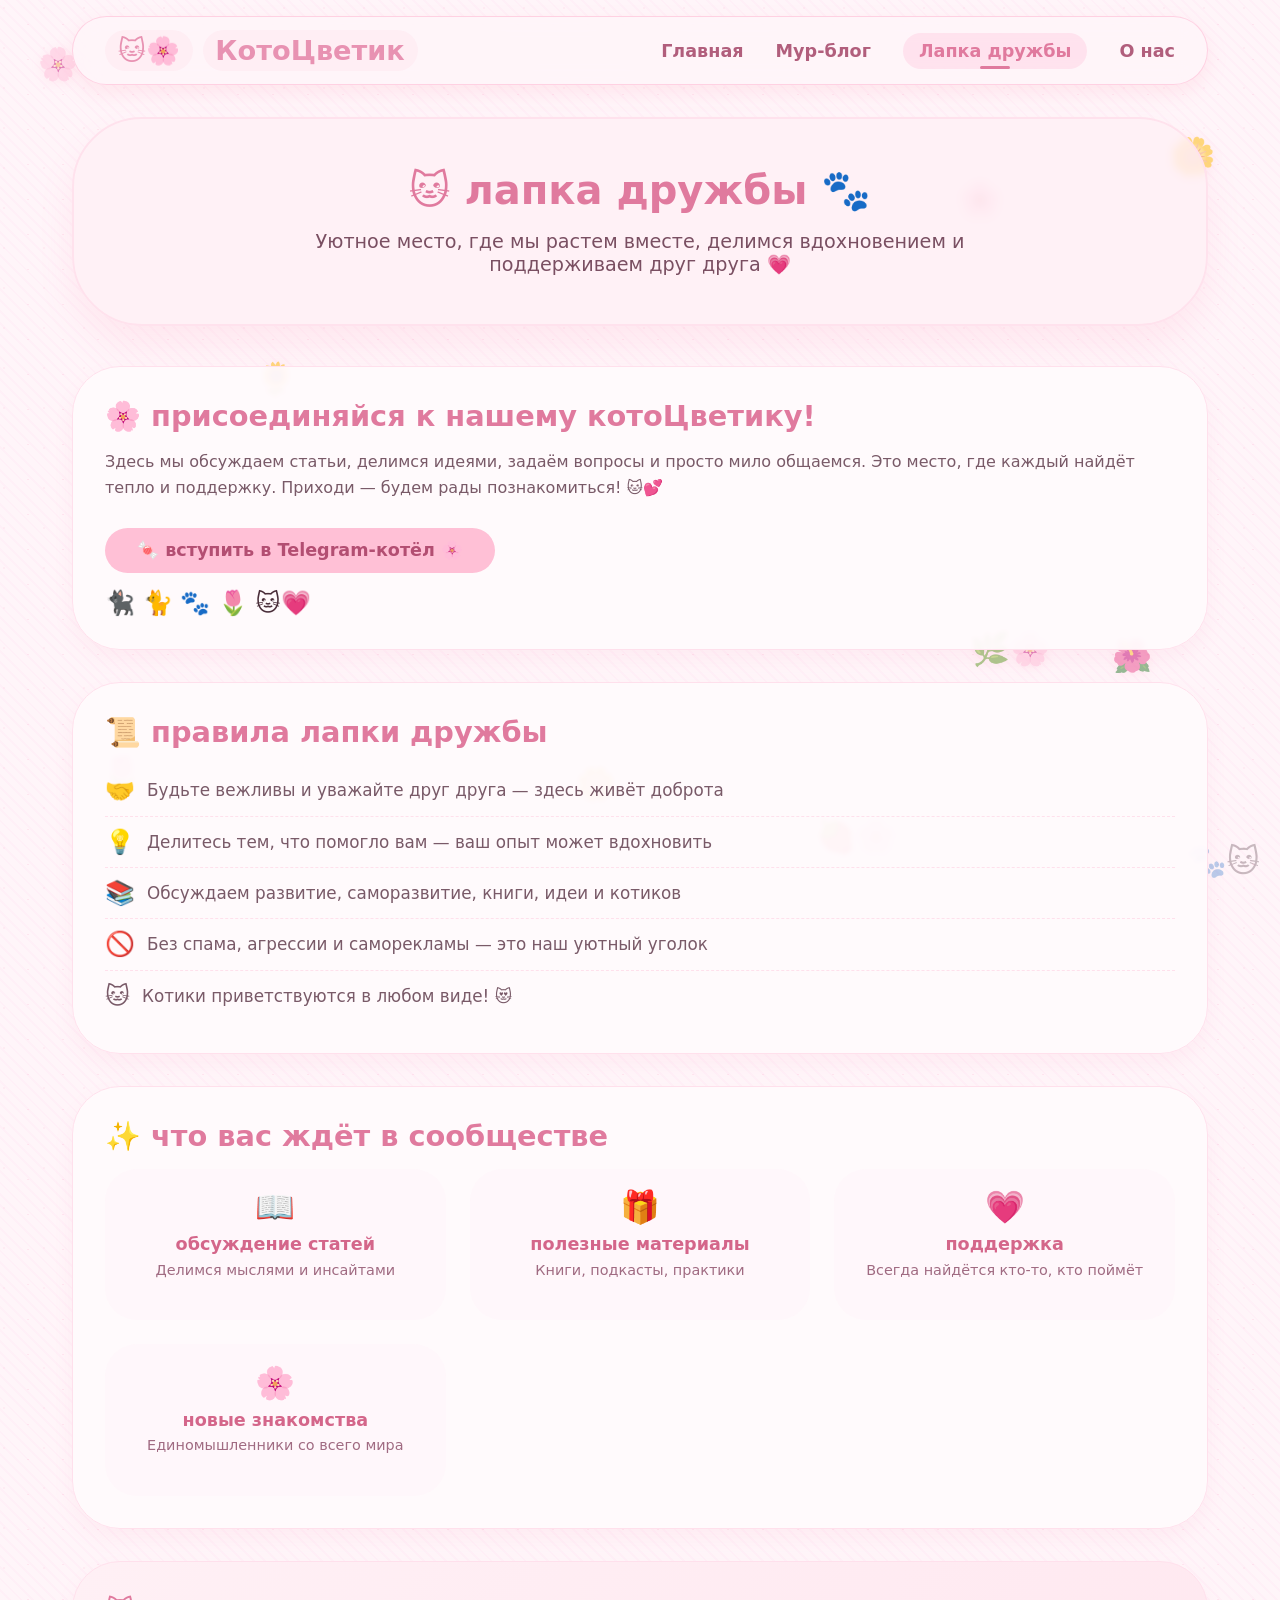
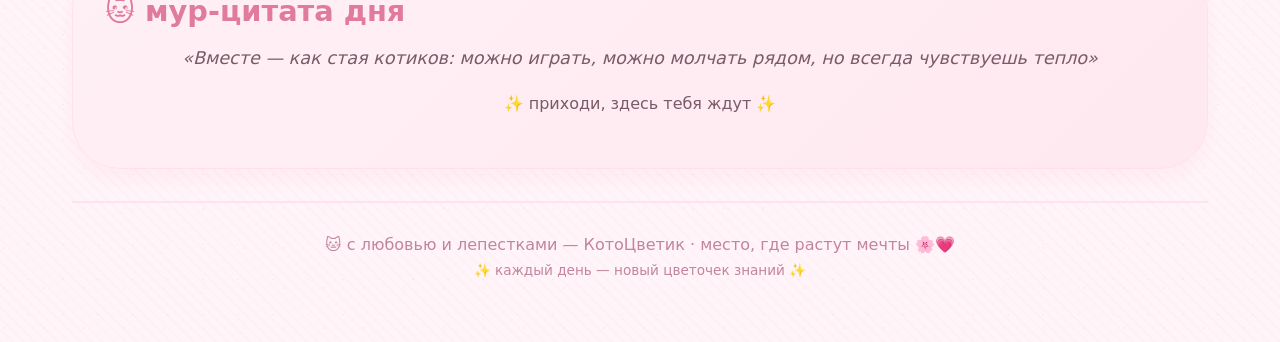
<file: community.html>
<!DOCTYPE html>
<html lang="ru">
<head>
    <meta charset="UTF-8">
    <meta name="viewport" content="width=device-width, initial-scale=1.0">
    <title>Лапка дружбы — КотоЦветик</title>
    <style>
        * {
            margin: 0;
            padding: 0;
            box-sizing: border-box;
        }

        body {
            font-family: 'Segoe UI', 'Quicksand', system-ui, -apple-system, 'Poppins', sans-serif;
            background-color: #fff5f9;
            background-image: radial-gradient(circle at 10% 20%, rgba(255, 200, 220, 0.2) 2%, transparent 2.5%),
                              radial-gradient(circle at 80% 70%, rgba(255, 180, 210, 0.25) 1.8%, transparent 2.2%),
                              repeating-linear-gradient(45deg, rgba(255, 220, 240, 0.2) 0px, rgba(255, 220, 240, 0.2) 2px, transparent 2px, transparent 8px);
            background-size: 40px 40px, 35px 35px, auto;
            min-height: 100vh;
            color: #4a2e3a;
        }

        /* плавающие цветочки */
        .flower-bg {
            position: fixed;
            top: 0;
            left: 0;
            width: 100%;
            height: 100%;
            pointer-events: none;
            z-index: 0;
            overflow: hidden;
        }

        .flower {
            position: absolute;
            opacity: 0.5;
            animation: gentleFloat 22s infinite ease-in-out;
            font-size: 2rem;
            filter: drop-shadow(0 2px 6px rgba(255, 120, 160, 0.2));
        }

        @keyframes gentleFloat {
            0% {
                transform: translateY(0px) rotate(0deg);
                opacity: 0.4;
            }
            50% {
                transform: translateY(-18px) rotate(3deg);
                opacity: 0.7;
            }
            100% {
                transform: translateY(0px) rotate(0deg);
                opacity: 0.4;
            }
        }

        .flower:nth-child(1) { animation-duration: 24s; }
        .flower:nth-child(2) { animation-duration: 28s; animation-delay: -3s; }
        .flower:nth-child(3) { animation-duration: 26s; animation-delay: -5s; }
        .flower:nth-child(4) { animation-duration: 30s; animation-delay: -2s; }
        .flower:nth-child(5) { animation-duration: 27s; animation-delay: -7s; }
        .flower:nth-child(6) { animation-duration: 32s; animation-delay: -4s; }
        .flower:nth-child(7) { animation-duration: 25s; animation-delay: -6s; }
        .flower:nth-child(8) { animation-duration: 29s; animation-delay: -8s; }

        .paw-print {
            position: fixed;
            bottom: 20px;
            right: 20px;
            font-size: 2rem;
            opacity: 0.3;
            pointer-events: none;
            z-index: 1;
            animation: wiggle 4s infinite;
        }

        @keyframes wiggle {
            0%, 100% { transform: translateX(0px) rotate(0deg); }
            25% { transform: translateX(-4px) rotate(-4deg); }
            75% { transform: translateX(4px) rotate(4deg); }
        }

        .container {
            max-width: 1200px;
            margin: 0 auto;
            padding: 1rem 2rem 3rem;
            position: relative;
            z-index: 10;
        }

        header {
            display: flex;
            justify-content: space-between;
            align-items: center;
            flex-wrap: wrap;
            background: rgba(255, 245, 250, 0.85);
            backdrop-filter: blur(12px);
            border-radius: 60px;
            padding: 0.8rem 2rem;
            margin-bottom: 2rem;
            box-shadow: 0 8px 20px rgba(255, 140, 170, 0.15);
            border: 1px solid rgba(255, 200, 220, 0.8);
        }

        .logo {
            display: flex;
            align-items: center;
            gap: 0.6rem;
            font-size: 1.7rem;
            font-weight: bold;
            color: #e892b2;
        }

        .logo span {
            background: #ffeef4;
            padding: 0.3rem 0.8rem;
            border-radius: 40px;
        }

        nav ul {
            display: flex;
            gap: 2rem;
            list-style: none;
        }

        nav a {
            text-decoration: none;
            font-weight: 600;
            color: #b15e7c;
            transition: all 0.2s;
            font-size: 1.1rem;
            padding: 0.5rem 0;
        }

        nav a:hover {
            color: #ff88aa;
            transform: scale(1.05);
        }

        nav a.active {
            color: #e07a9e;
            background: rgba(255, 200, 220, 0.4);
            border-radius: 40px;
            padding: 0.5rem 1rem;
            margin: -0.5rem 0;
            position: relative;
        }

        nav a.active::after {
            content: '';
            position: absolute;
            bottom: 0;
            left: 50%;
            transform: translateX(-50%);
            width: 30px;
            height: 3px;
            background: #e07a9e;
            border-radius: 3px;
            animation: glowPulse 1.5s infinite;
        }

        @keyframes glowPulse {
            0%, 100% { opacity: 0.5; width: 20px; }
            50% { opacity: 1; width: 35px; box-shadow: 0 0 5px #ff99bb; }
        }

        .hero {
            text-align: center;
            background: rgba(255, 240, 245, 0.8);
            backdrop-filter: blur(4px);
            border-radius: 70px;
            padding: 3rem 2rem;
            margin-bottom: 2.5rem;
            border: 2px solid #ffe2ed;
            box-shadow: 0 20px 35px rgba(255, 120, 160, 0.1);
        }

        .hero h1 {
            font-size: 2.5rem;
            color: #e07a9e;
            margin-bottom: 1rem;
        }

        .hero p {
            font-size: 1.2rem;
            max-width: 650px;
            margin: 0 auto;
            color: #7a4f62;
        }

        .community-card {
            background: rgba(255, 250, 252, 0.95);
            backdrop-filter: blur(2px);
            border-radius: 48px;
            padding: 2rem;
            margin-bottom: 2rem;
            border: 1px solid #ffe0ec;
            box-shadow: 0 10px 20px rgba(240, 128, 160, 0.08);
            transition: all 0.25s ease;
        }

        .community-card:hover {
            transform: translateY(-5px);
            background: white;
            border-color: #ffc0d0;
            box-shadow: 0 20px 30px rgba(255, 110, 150, 0.15);
        }

        .community-card h2 {
            color: #e07a9e;
            font-size: 1.8rem;
            margin-bottom: 1rem;
            display: flex;
            align-items: center;
            gap: 10px;
        }

        .community-card p {
            color: #795a68;
            line-height: 1.6;
            margin-bottom: 1.2rem;
        }

        .telegram-btn-large {
            background: #ffc0d6;
            color: #b34e72;
            padding: 0.8rem 2rem;
            border-radius: 50px;
            text-decoration: none;
            display: inline-flex;
            align-items: center;
            gap: 10px;
            font-weight: bold;
            font-size: 1.1rem;
            transition: all 0.2s;
            margin-top: 0.5rem;
        }

        .telegram-btn-large:hover {
            background: #ffb0ca;
            transform: scale(1.02);
        }

        .rules-list {
            list-style: none;
            padding: 0;
        }

        .rules-list li {
            padding: 0.7rem 0;
            border-bottom: 1px dashed #ffe0ec;
            display: flex;
            align-items: center;
            gap: 12px;
            font-size: 1.05rem;
            color: #795a68;
        }

        .rules-list li:last-child {
            border-bottom: none;
        }

        .rule-icon {
            font-size: 1.5rem;
        }

        .features-grid {
            display: grid;
            grid-template-columns: repeat(auto-fit, minmax(250px, 1fr));
            gap: 1.5rem;
            margin-top: 1rem;
        }

        .feature {
            background: rgba(255, 245, 250, 0.6);
            border-radius: 32px;
            padding: 1.2rem;
            text-align: center;
        }

        .feature-icon {
            font-size: 2rem;
            margin-bottom: 0.5rem;
        }

        .feature h3 {
            color: #d4668a;
            font-size: 1.1rem;
            margin-bottom: 0.3rem;
        }

        .feature p {
            font-size: 0.9rem;
            color: #a06b82;
        }

        footer {
            text-align: center;
            padding: 2rem 0 1rem;
            color: #c2849e;
            border-top: 2px solid #ffe2ef;
            margin-top: 2rem;
        }

        @media (max-width: 700px) {
            .container {
                padding: 0.8rem 1rem 2rem;
            }
            header {
                flex-direction: column;
                gap: 0.8rem;
                border-radius: 40px;
            }
            nav ul {
                gap: 1.2rem;
                flex-wrap: wrap;
                justify-content: center;
            }
            .hero h1 {
                font-size: 1.8rem;
            }
            .community-card h2 {
                font-size: 1.4rem;
            }
        }
    </style>
</head>
<body>

    <div class="flower-bg">
        <div class="flower" style="top: 5%; left: 3%;">🌸</div>
        <div class="flower" style="top: 15%; right: 5%; font-size: 2.3rem;">🌼</div>
        <div class="flower" style="bottom: 12%; left: 8%;">🌷</div>
        <div class="flower" style="bottom: 25%; right: 10%;">🌺</div>
        <div class="flower" style="top: 40%; left: 20%;">🌻</div>
        <div class="flower" style="top: 70%; right: 18%;">🌿🌸</div>
        <div class="flower" style="bottom: 5%; right: 30%;">🍓🌸</div>
        <div class="flower" style="top: 85%; left: 45%;">🌼</div>
        <div class="flower" style="top: 20%; left: 75%;">🌸</div>
    </div>
    <div class="paw-print">🐾🐱</div>

    <div class="container">
        <header>
            <div class="logo">
                <span>🐱🌸</span>
                <span>КотоЦветик</span>
            </div>
            <nav>
                <ul>
                    <li><a href="index.html">Главная</a></li>
                    <li><a href="blog.html">Мур-блог</a></li>
                    <li><a href="community.html" class="active">Лапка дружбы</a></li>
                    <li><a href="about.html">О нас</a></li>
                </ul>
            </nav>
        </header>

        <main>
            <div class="hero">
                <h1>🐱 лапка дружбы 🐾</h1>
                <p>Уютное место, где мы растем вместе, делимся вдохновением и поддерживаем друг друга 💗</p>
            </div>

            <div class="community-card">
                <h2>🌸 присоединяйся к нашему котоЦветику!</h2>
                <p>Здесь мы обсуждаем статьи, делимся идеями, задаём вопросы и просто мило общаемся. Это место, где каждый найдёт тепло и поддержку. Приходи — будем рады познакомиться! 🐱💕</p>
                <a href="https://t.me/myyycaaattt" target="_blank" class="telegram-btn-large">
                    🍬 вступить в Telegram-котёл 🌸
                </a>
                <div style="margin-top: 1rem; font-size: 1.5rem;">🐈‍⬛ 🐈 🐾 🌷 🐱💗</div>
            </div>

            <div class="community-card">
                <h2>📜 правила лапки дружбы</h2>
                <ul class="rules-list">
                    <li><span class="rule-icon">🤝</span> Будьте вежливы и уважайте друг друга — здесь живёт доброта</li>
                    <li><span class="rule-icon">💡</span> Делитесь тем, что помогло вам — ваш опыт может вдохновить</li>
                    <li><span class="rule-icon">📚</span> Обсуждаем развитие, саморазвитие, книги, идеи и котиков</li>
                    <li><span class="rule-icon">🚫</span> Без спама, агрессии и саморекламы — это наш уютный уголок</li>
                    <li><span class="rule-icon">🐱</span> Котики приветствуются в любом виде! 😻</li>
                </ul>
            </div>

            <div class="community-card">
                <h2>✨ что вас ждёт в сообществе</h2>
                <div class="features-grid">
                    <div class="feature">
                        <div class="feature-icon">📖</div>
                        <h3>обсуждение статей</h3>
                        <p>Делимся мыслями и инсайтами</p>
                    </div>
                    <div class="feature">
                        <div class="feature-icon">🎁</div>
                        <h3>полезные материалы</h3>
                        <p>Книги, подкасты, практики</p>
                    </div>
                    <div class="feature">
                        <div class="feature-icon">💗</div>
                        <h3>поддержка</h3>
                        <p>Всегда найдётся кто-то, кто поймёт</p>
                    </div>
                    <div class="feature">
                        <div class="feature-icon">🌸</div>
                        <h3>новые знакомства</h3>
                        <p>Единомышленники со всего мира</p>
                    </div>
                </div>
            </div>

            <div class="community-card" style="text-align: center; background: linear-gradient(135deg, #fff0f5, #ffe8f0);">
                <h2>🐱 мур-цитата дня</h2>
                <p style="font-style: italic; font-size: 1.1rem;">«Вместе — как стая котиков: можно играть, можно молчать рядом, но всегда чувствуешь тепло»</p>
                <p style="margin-top: 0.5rem;">✨ приходи, здесь тебя ждут ✨</p>
            </div>
        </main>

        <footer>
            <p>🐱 с любовью и лепестками — КотоЦветик · место, где растут мечты 🌸💗</p>
            <p style="font-size: 0.85rem; margin-top: 0.5rem;">✨ каждый день — новый цветочек знаний ✨</p>
        </footer>
    </div>
</body>
</html>
</file>
